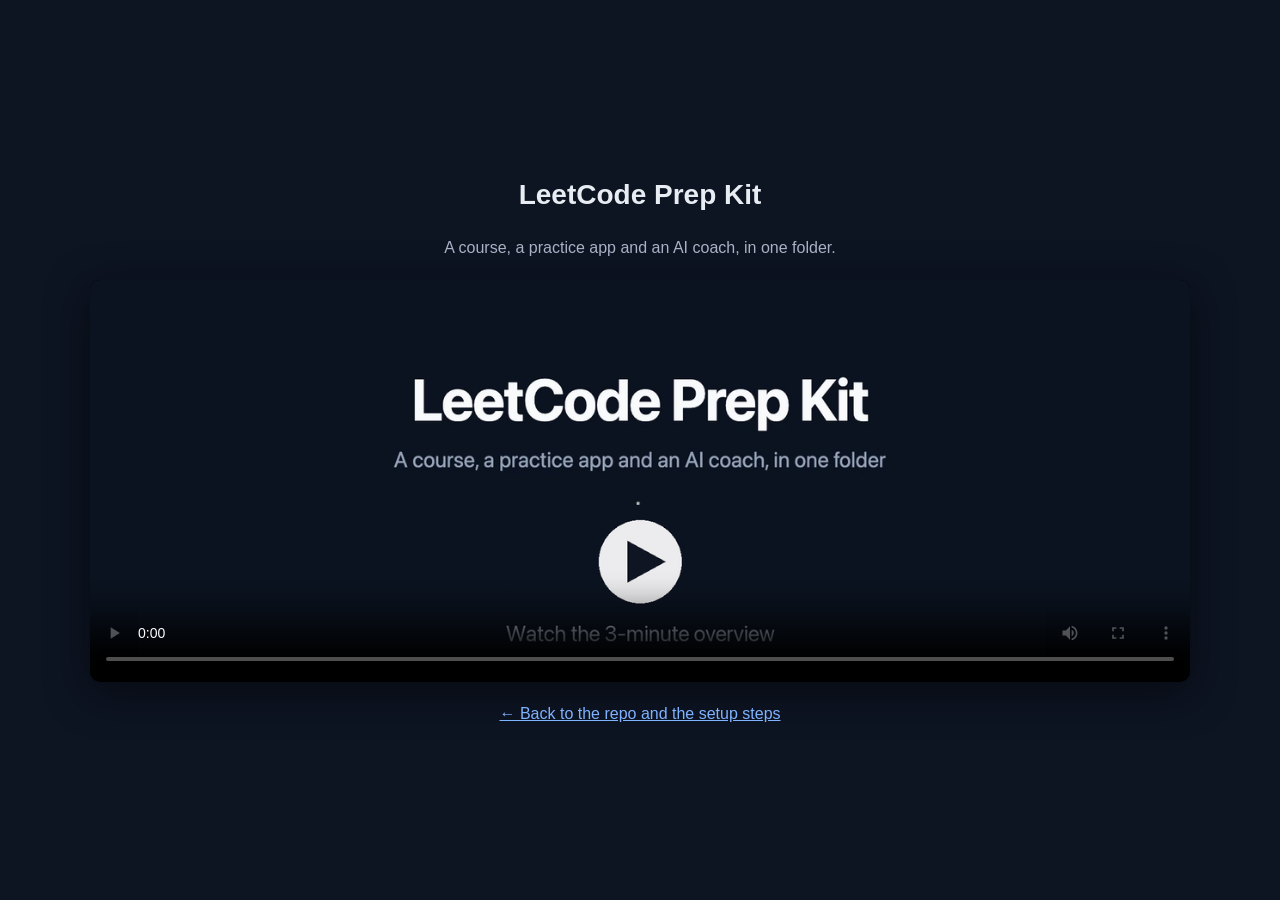
<file: docs/index.html>
<!doctype html>
<html lang="en">
<head>
  <meta charset="utf-8">
  <meta name="viewport" content="width=device-width, initial-scale=1">
  <title>LeetCode Prep Kit: 3-minute overview</title>
  <style>
    :root { color-scheme: dark; }
    body {
      margin: 0; min-height: 100vh; display: flex; flex-direction: column;
      align-items: center; justify-content: center; gap: 20px;
      background: #0d1422; color: #e8ecf3;
      font: 16px/1.5 -apple-system, BlinkMacSystemFont, "Segoe UI", Helvetica, Arial, sans-serif;
      padding: 24px; box-sizing: border-box;
    }
    h1 { margin: 0; font-size: 28px; font-weight: 700; }
    p { margin: 0; color: #aab4c6; }
    video { width: min(1100px, 100%); border-radius: 10px; background: #000;
            box-shadow: 0 10px 40px rgba(0, 0, 0, .5); }
    a { color: #7fb2ff; }
  </style>
</head>
<body>
  <h1>LeetCode Prep Kit</h1>
  <p>A course, a practice app and an AI coach, in one folder.</p>
  <video controls preload="metadata" poster="overview.png" playsinline>
    <source src="overview.mp4" type="video/mp4">
    Your browser can't play this video. <a href="overview.mp4">Download it</a> instead.
  </video>
  <p><a href="https://github.com/idrisalami/leetcode-prep-kit">← Back to the repo and the setup steps</a></p>
</body>
</html>
</file>
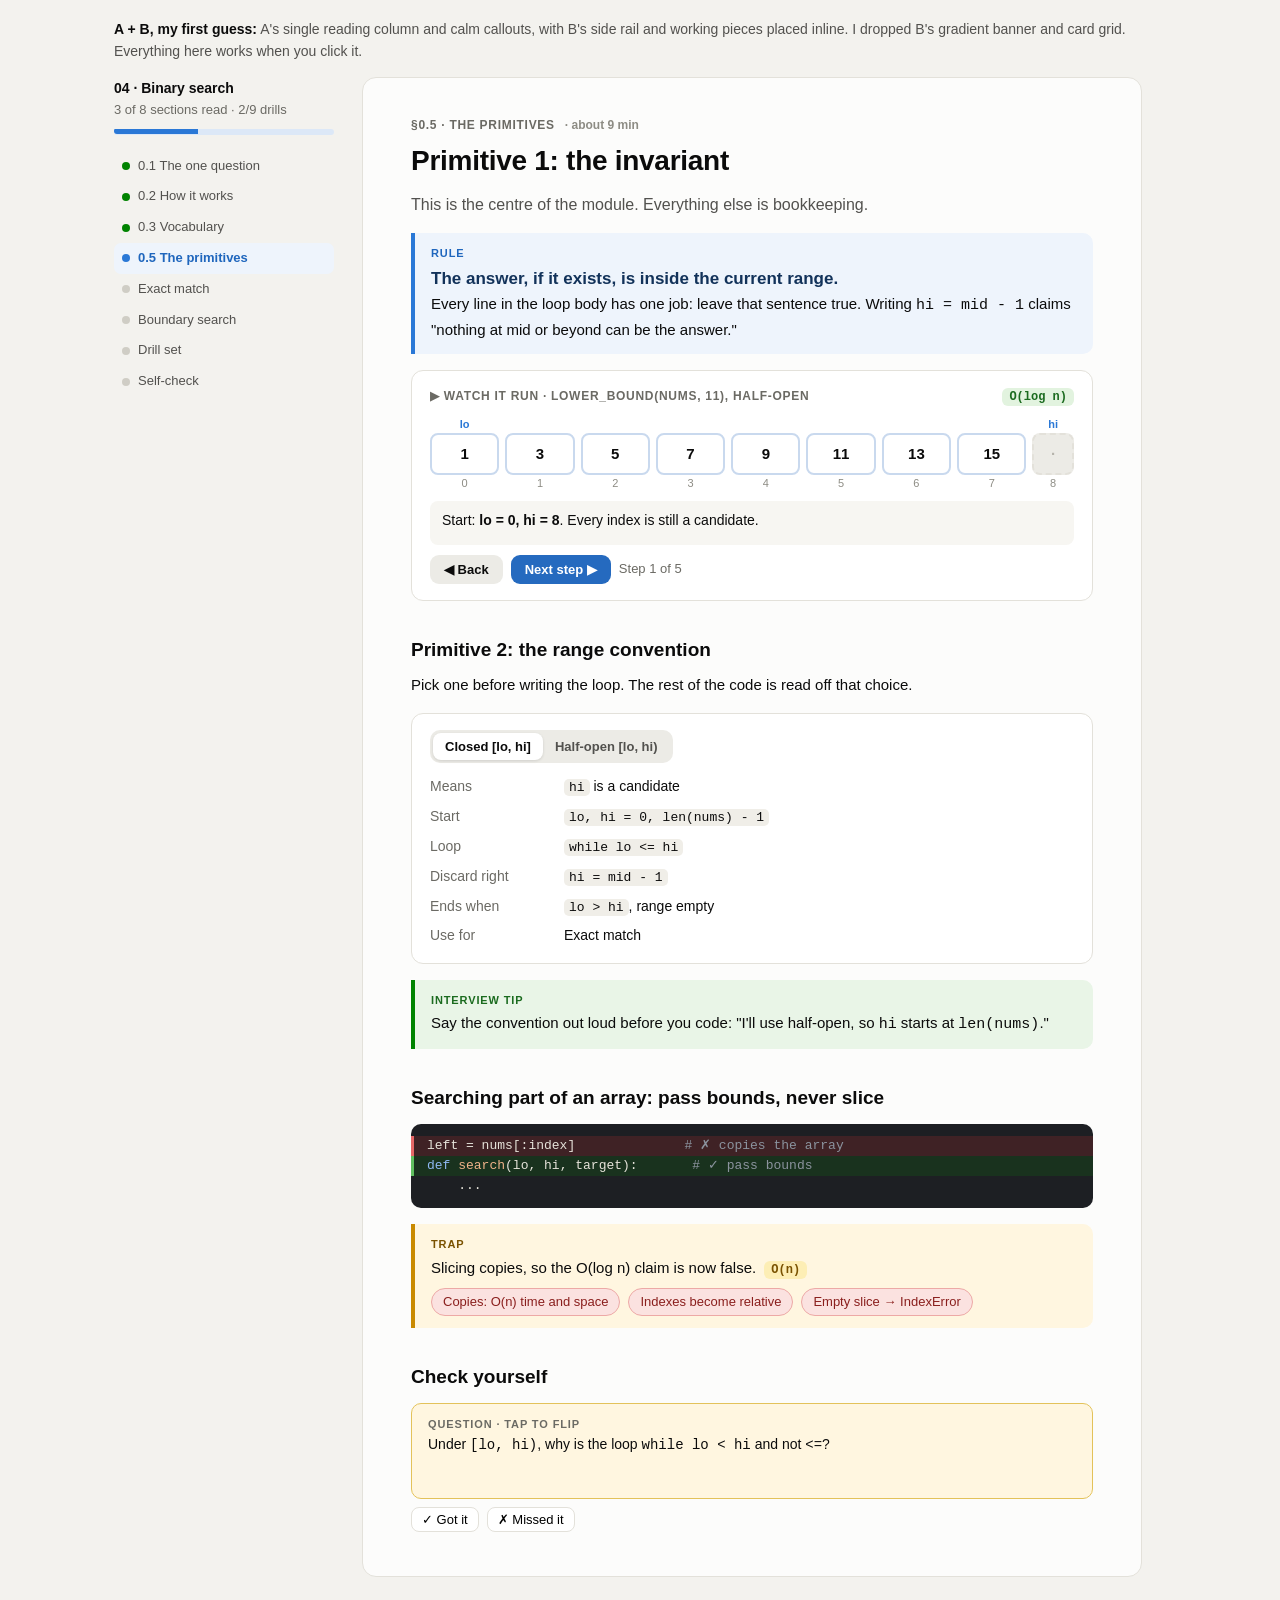
<file: docs/superpowers/specs/2026-11-15-rich-lesson-pages-mockup.html>
<!doctype html>
<html lang="en">
<head>
<meta charset="utf-8">
<title>Mix of A and B</title>
<style>
  * { box-sizing: border-box; }
  body { margin: 0; background: #f3f2ee; font: 15px/1.6 -apple-system, BlinkMacSystemFont, "Segoe UI", Inter, sans-serif; color: #0b0b0b; }
  code, pre { font-family: "SF Mono", Menlo, Consolas, monospace; }
  .note-top { max-width: 1100px; margin: 18px auto 0; padding: 0 24px; color: #52514e; font-size: 14px; }
  .note-top b { color: #0b0b0b; }
  .shell { max-width: 1100px; margin: 14px auto 60px; display: grid; grid-template-columns: 220px 1fr; gap: 28px; padding: 0 24px; }

  /* rail, from B */
  aside { position: sticky; top: 16px; align-self: start; font-size: 13px; }
  aside .mod { font-weight: 800; font-size: 14px; }
  aside .sub { color: #6b6a64; }
  aside .bar { height: 6px; background: #dce8f7; border-radius: 3px; margin: 8px 0 16px; overflow: hidden; }
  aside .bar i { display: block; height: 100%; width: 38%; background: #2a78d6; }
  aside a { display: flex; gap: 8px; align-items: center; padding: 5px 8px; border-radius: 7px; color: #52514e; text-decoration: none; }
  aside a.on { background: #eef4fc; color: #1f66bd; font-weight: 700; }
  aside .d { width: 8px; height: 8px; border-radius: 50%; background: #cfcdc5; flex: none; }
  aside a.done .d { background: #008300; } aside a.on .d { background: #2a78d6; }

  /* document, from A */
  .doc { background: #fcfcfb; border: 1px solid #e3e1da; border-radius: 14px; padding: 38px 48px 44px; max-width: 780px; }
  .eyebrow { color: #6b6a64; font-size: 12px; font-weight: 700; letter-spacing: .06em; text-transform: uppercase; display: flex; gap: 10px; align-items: center; }
  .eyebrow .meta { font-weight: 600; letter-spacing: 0; text-transform: none; color: #8d8c84; }
  h2 { font-size: 28px; margin: 4px 0 6px; letter-spacing: -.01em; }
  h3 { font-size: 19px; margin: 34px 0 8px; }
  p { margin: 8px 0; }
  p code, li code, td code, dd code { background: #f0eee8; border-radius: 5px; padding: 1px 5px; font-size: 13px; }
  .lead { color: #52514e; font-size: 16px; }

  .call { border-left: 4px solid; padding: 12px 16px; border-radius: 0 10px 10px 0; margin: 16px 0; }
  .call .lbl { display: block; font-size: 11px; font-weight: 800; letter-spacing: .08em; text-transform: uppercase; margin-bottom: 2px; }
  .rule { border-color: #2a78d6; background: #eef4fc; } .rule .lbl { color: #1f66bd; }
  .rule .big { font-size: 17px; font-weight: 700; color: #12325a; }
  .trap { border-color: #c98a00; background: #fff6e0; } .trap .lbl { color: #7a5200; }
  .tip { border-color: #008300; background: #e9f5e7; } .tip .lbl { color: #1b6b1f; }

  /* interactive blocks, from B, sitting inside the column */
  .widget { border: 1px solid #e3e1da; border-radius: 12px; padding: 16px 18px; margin: 16px 0; background: #fff; }
  .wtitle { font-size: 12px; font-weight: 800; letter-spacing: .06em; text-transform: uppercase; color: #6b6a64; display: flex; align-items: center; gap: 8px; margin-bottom: 10px; }
  .bigo { margin-left: auto; font: 700 12px "SF Mono", Menlo, monospace; padding: 2px 7px; border-radius: 6px; letter-spacing: 0; text-transform: none; }
  .o-log { background: #e2f3df; color: #1b6b1f; } .o-n { background: #fdeeb5; color: #7a5200; }
  .seg { display: inline-flex; background: #ecebe6; border-radius: 10px; padding: 3px; margin-bottom: 12px; }
  .seg button { border: 0; background: none; padding: 6px 12px; border-radius: 8px; font-weight: 700; font-size: 13px; color: #52514e; cursor: pointer; }
  .seg button.on { background: #fff; color: #0b0b0b; box-shadow: 0 1px 3px rgba(0,0,0,.12); }
  dl { display: grid; grid-template-columns: 120px 1fr; gap: 6px 14px; margin: 0; font-size: 14px; }
  dt { color: #6b6a64; } dd { margin: 0; }

  .arr { display: flex; gap: 6px; margin: 4px 0 8px; }
  .cell { flex: 1; text-align: center; }
  .cell .v { border: 2px solid #c9d9ee; background: #fff; border-radius: 8px; padding: 7px 0; font-weight: 700; transition: all .25s; }
  .cell.out .v { background: #ecebe6; border-color: #e3e1da; color: #b5b3ab; }
  .cell.mid .v { border-color: #5b4fd6; background: #ece9fd; color: #3b2fb0; }
  .cell.ans .v { border-color: #008300; background: #e2f3df; color: #1b6b1f; }
  .cell .i { font-size: 11px; color: #8d8c84; }
  .cell .p { height: 17px; font-size: 11px; font-weight: 800; color: #2a78d6; }
  .narr { font-size: 14px; min-height: 44px; background: #f7f6f2; border-radius: 8px; padding: 8px 12px; }
  .row { display: flex; gap: 8px; align-items: center; margin-top: 10px; }
  .btn { border: 0; background: #256abf; color: #fff; font-weight: 700; border-radius: 9px; padding: 7px 14px; cursor: pointer; font-size: 13px; }
  .btn.ghost { background: #ecebe6; color: #0b0b0b; }

  pre { background: #1d1f23; color: #e6e3da; border-radius: 10px; padding: 12px 16px; font-size: 13px; margin: 10px 0; line-height: 1.55; }
  .kw { color: #8fb8f2; } .fn { color: #f0b38a; } .cm { color: #8b939e; }
  .bad { display: block; background: rgba(201,48,47,.2); border-left: 3px solid #e66767; margin: 0 -16px; padding: 0 13px; }
  .good { display: block; background: rgba(0,160,0,.14); border-left: 3px solid #5fbf5f; margin: 0 -16px; padding: 0 13px; }
  .bugs { display: flex; gap: 8px; flex-wrap: wrap; margin-top: 8px; }
  .bug { background: #fbe2e0; border: 1px solid #eda9a6; border-radius: 99px; padding: 3px 11px; font-size: 13px; color: #8a1f1d; }

  .flip { perspective: 900px; cursor: pointer; margin-top: 10px; }
  .flip .in { position: relative; min-height: 96px; transition: transform .5s; transform-style: preserve-3d; }
  .flip.open .in { transform: rotateY(180deg); }
  .flip .f, .flip .b { position: absolute; inset: 0; backface-visibility: hidden; border-radius: 10px; padding: 12px 16px; font-size: 14px; }
  .flip .f { background: #fff6e0; border: 1px solid #e3c25a; }
  .flip .b { background: #e2f3df; border: 1px solid #9fd19a; transform: rotateY(180deg); }
  .flip small { display: block; font-weight: 800; font-size: 11px; letter-spacing: .08em; text-transform: uppercase; color: #6b6a64; }
  .marks { display: flex; gap: 8px; margin-top: 8px; }
  .marks button { border: 1px solid #e3e1da; background: #fff; border-radius: 8px; padding: 4px 10px; font-size: 13px; cursor: pointer; }
</style>
</head>
<body>
<p class="note-top"><b>A + B, my first guess:</b> A's single reading column and calm callouts, with B's side rail and working pieces placed inline. I dropped B's gradient banner and card grid. Everything here works when you click it.</p>
<div class="shell">
  <aside>
    <div class="mod">04 · Binary search</div>
    <div class="sub">3 of 8 sections read · 2/9 drills</div>
    <div class="bar"><i></i></div>
    <a class="done"><span class="d"></span>0.1 The one question</a>
    <a class="done"><span class="d"></span>0.2 How it works</a>
    <a class="done"><span class="d"></span>0.3 Vocabulary</a>
    <a class="on"><span class="d"></span>0.5 The primitives</a>
    <a><span class="d"></span>Exact match</a>
    <a><span class="d"></span>Boundary search</a>
    <a><span class="d"></span>Drill set</a>
    <a><span class="d"></span>Self-check</a>
  </aside>

  <article class="doc">
    <div class="eyebrow">§0.5 · The primitives <span class="meta">· about 9 min</span></div>
    <h2>Primitive 1: the invariant</h2>
    <p class="lead">This is the centre of the module. Everything else is bookkeeping.</p>

    <div class="call rule"><span class="lbl">Rule</span><span class="big">The answer, if it exists, is inside the current range.</span><br>Every line in the loop body has one job: leave that sentence true. Writing <code>hi = mid - 1</code> claims "nothing at mid or beyond can be the answer."</div>

    <div class="widget">
      <div class="wtitle">▶ Watch it run · lower_bound(nums, 11), half-open <span class="bigo o-log">O(log n)</span></div>
      <div class="arr" id="arr"></div>
      <div class="narr" id="narr"></div>
      <div class="row"><button class="btn ghost" onclick="step(-1)">◀ Back</button><button class="btn" onclick="step(1)">Next step ▶</button><span id="cnt" style="color:#6b6a64;font-size:13px"></span></div>
    </div>

    <h3>Primitive 2: the range convention</h3>
    <p>Pick one before writing the loop. The rest of the code is read off that choice.</p>
    <div class="widget">
      <div class="seg"><button class="on" onclick="conv(this,0)">Closed [lo, hi]</button><button onclick="conv(this,1)">Half-open [lo, hi)</button></div>
      <dl id="convdl"></dl>
    </div>
    <div class="call tip"><span class="lbl">Interview tip</span>Say the convention out loud before you code: "I'll use half-open, so <code>hi</code> starts at <code>len(nums)</code>."</div>

    <h3>Searching part of an array: pass bounds, never slice</h3>
<pre><span class="bad">left = nums[:index]              <span class="cm"># ✗ copies the array</span></span><span class="good"><span class="kw">def</span> <span class="fn">search</span>(lo, hi, target):       <span class="cm"># ✓ pass bounds</span></span>    ...</pre>
    <div class="call trap"><span class="lbl">Trap</span>Slicing copies, so the O(log n) claim is now false. <span class="bigo o-n" style="margin-left:4px">O(n)</span>
      <div class="bugs"><span class="bug">Copies: O(n) time and space</span><span class="bug">Indexes become relative</span><span class="bug">Empty slice → IndexError</span></div>
    </div>

    <h3>Check yourself</h3>
    <div class="flip" onclick="this.classList.toggle('open')"><div class="in">
      <div class="f"><small>Question · tap to flip</small>Under <code>[lo, hi)</code>, why is the loop <code>while lo &lt; hi</code> and not <code>&lt;=</code>?</div>
      <div class="b"><small>Answer</small>When <code>lo == hi</code> the half-open range holds nothing, so there is nothing left to check. Read the operator off "range is non-empty".</div>
    </div></div>
    <div class="marks"><button>✓ Got it</button><button>✗ Missed it</button></div>
  </article>
</div>

<script>
  const CONV = [
    [["Means", "<code>hi</code> is a candidate"], ["Start", "<code>lo, hi = 0, len(nums) - 1</code>"], ["Loop", "<code>while lo &lt;= hi</code>"], ["Discard right", "<code>hi = mid - 1</code>"], ["Ends when", "<code>lo &gt; hi</code>, range empty"], ["Use for", "Exact match"]],
    [["Means", "<code>hi</code> is one past the last"], ["Start", "<code>lo, hi = 0, len(nums)</code>"], ["Loop", "<code>while lo &lt; hi</code>"], ["Discard right", "<code>hi = mid</code>"], ["Ends when", "<code>lo == hi</code>, that's the boundary"], ["Use for", "Boundary search"]],
  ];
  function conv(btn, i) {
    if (btn) { btn.parentElement.querySelectorAll("button").forEach(b => b.classList.remove("on")); btn.classList.add("on"); }
    document.getElementById("convdl").innerHTML = CONV[i].map(([k, v]) => `<dt>${k}</dt><dd>${v}</dd>`).join("");
  }
  conv(null, 0);
  const NUMS = [1, 3, 5, 7, 9, 11, 13, 15];
  const STEPS = [
    { lo: 0, hi: 8, mid: null, say: "Start: <b>lo = 0, hi = 8</b>. Every index is still a candidate." },
    { lo: 0, hi: 8, mid: 4, say: "mid = 4. nums[4] = 9 &lt; 11, so mid and everything left of it are ruled out: <b>lo = mid + 1</b>." },
    { lo: 5, hi: 8, mid: 6, say: "mid = 6. nums[6] = 13 ≥ 11: mid is still a candidate, so keep it: <b>hi = mid</b>." },
    { lo: 5, hi: 6, mid: 5, say: "mid = 5. nums[5] = 11 ≥ 11: keep it, <b>hi = mid</b>." },
    { lo: 5, hi: 5, mid: null, ans: 5, say: "<b>lo == hi == 5</b>: the range is empty and lo is the boundary. Return 5." },
  ];
  let s = 0;
  function draw() {
    const st = STEPS[s];
    document.getElementById("arr").innerHTML = NUMS.map((v, i) => {
      const out = i < st.lo || i >= st.hi;
      const cls = st.ans === i ? "ans" : st.mid === i ? "mid" : out ? "out" : "";
      const tag = [i === st.lo ? "lo" : "", i === st.mid ? "mid" : "", i === st.hi ? "hi" : ""].filter(Boolean).join(" · ");
      return `<div class="cell ${cls}"><div class="p">${tag}</div><div class="v">${v}</div><div class="i">${i}</div></div>`;
    }).join("") + `<div class="cell out" style="flex:.6;${st.hi === 8 ? "" : "visibility:hidden"}"><div class="p">hi</div><div class="v" style="border-style:dashed">·</div><div class="i">8</div></div>`;
    document.getElementById("narr").innerHTML = st.say;
    document.getElementById("cnt").textContent = "Step " + (s + 1) + " of " + STEPS.length;
  }
  function step(d) { s = Math.max(0, Math.min(STEPS.length - 1, s + d)); draw(); }
  draw();
</script>
</body>
</html>
</file>
